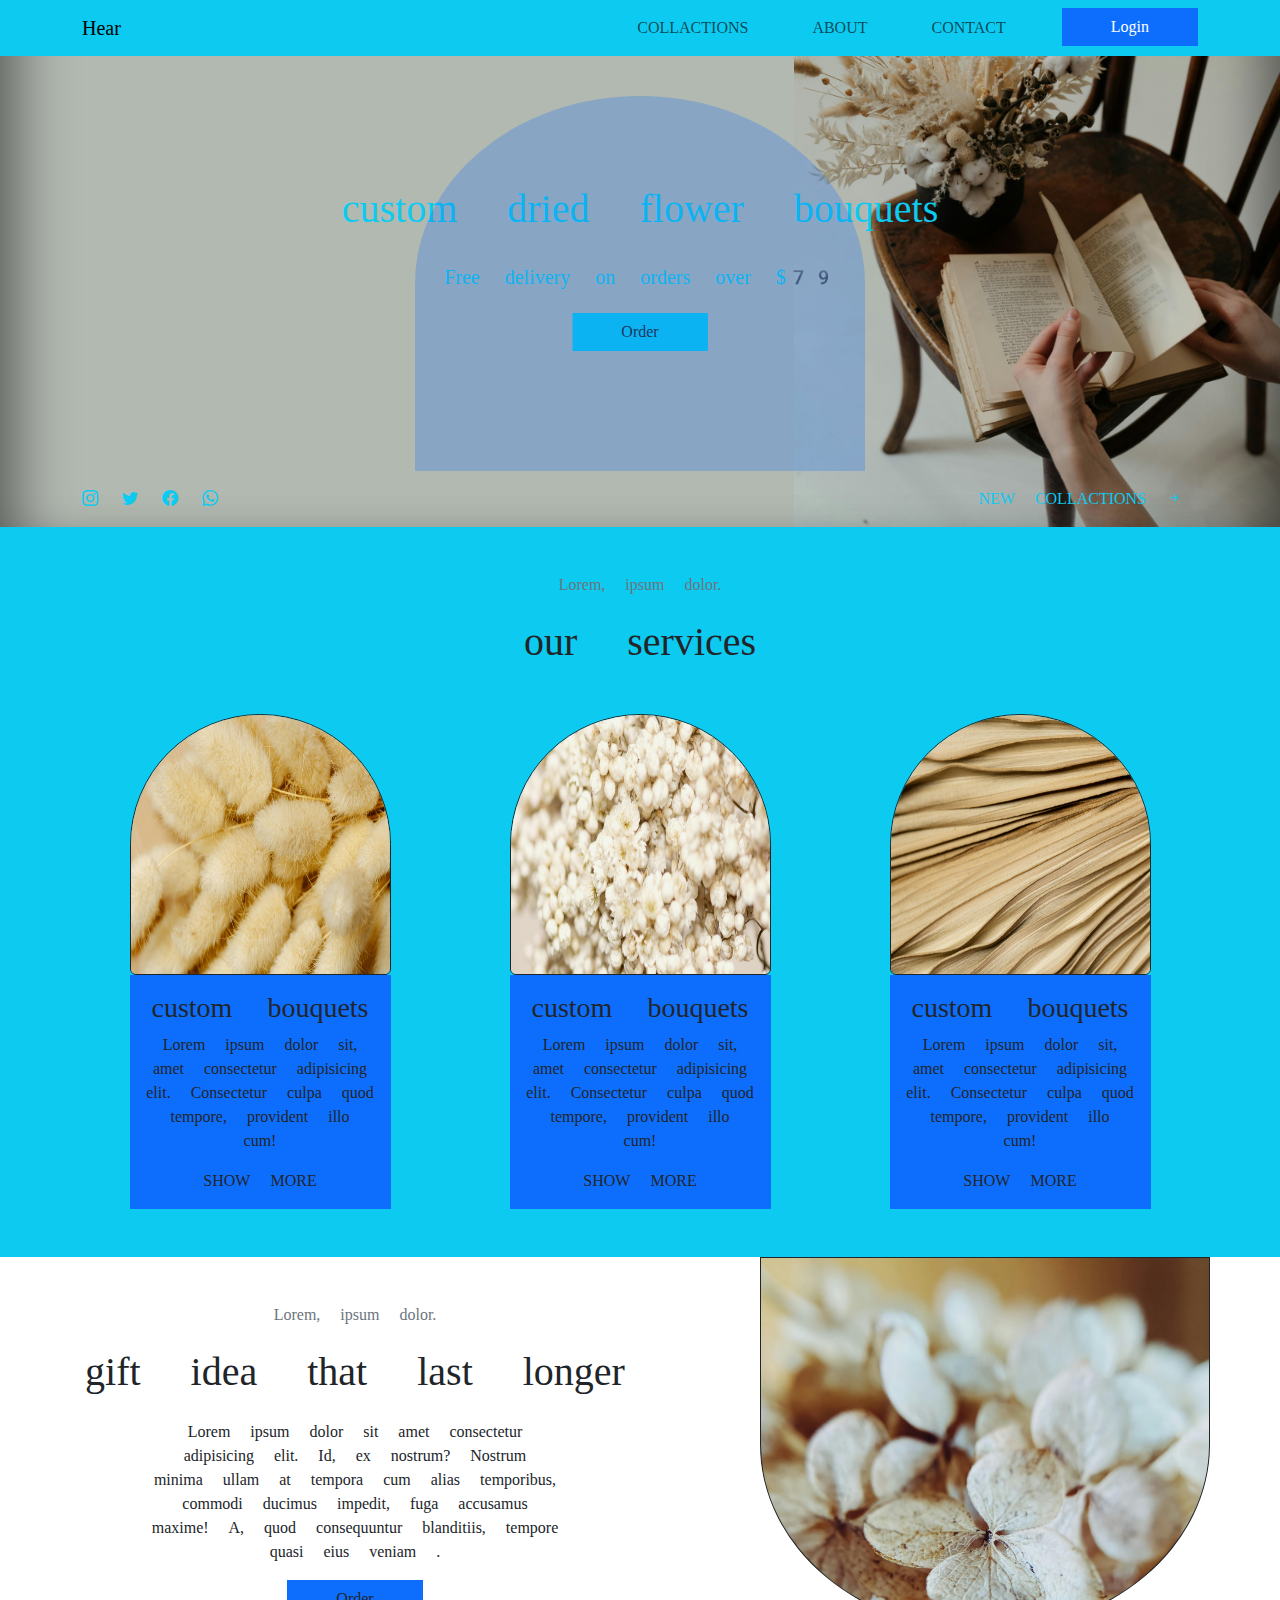
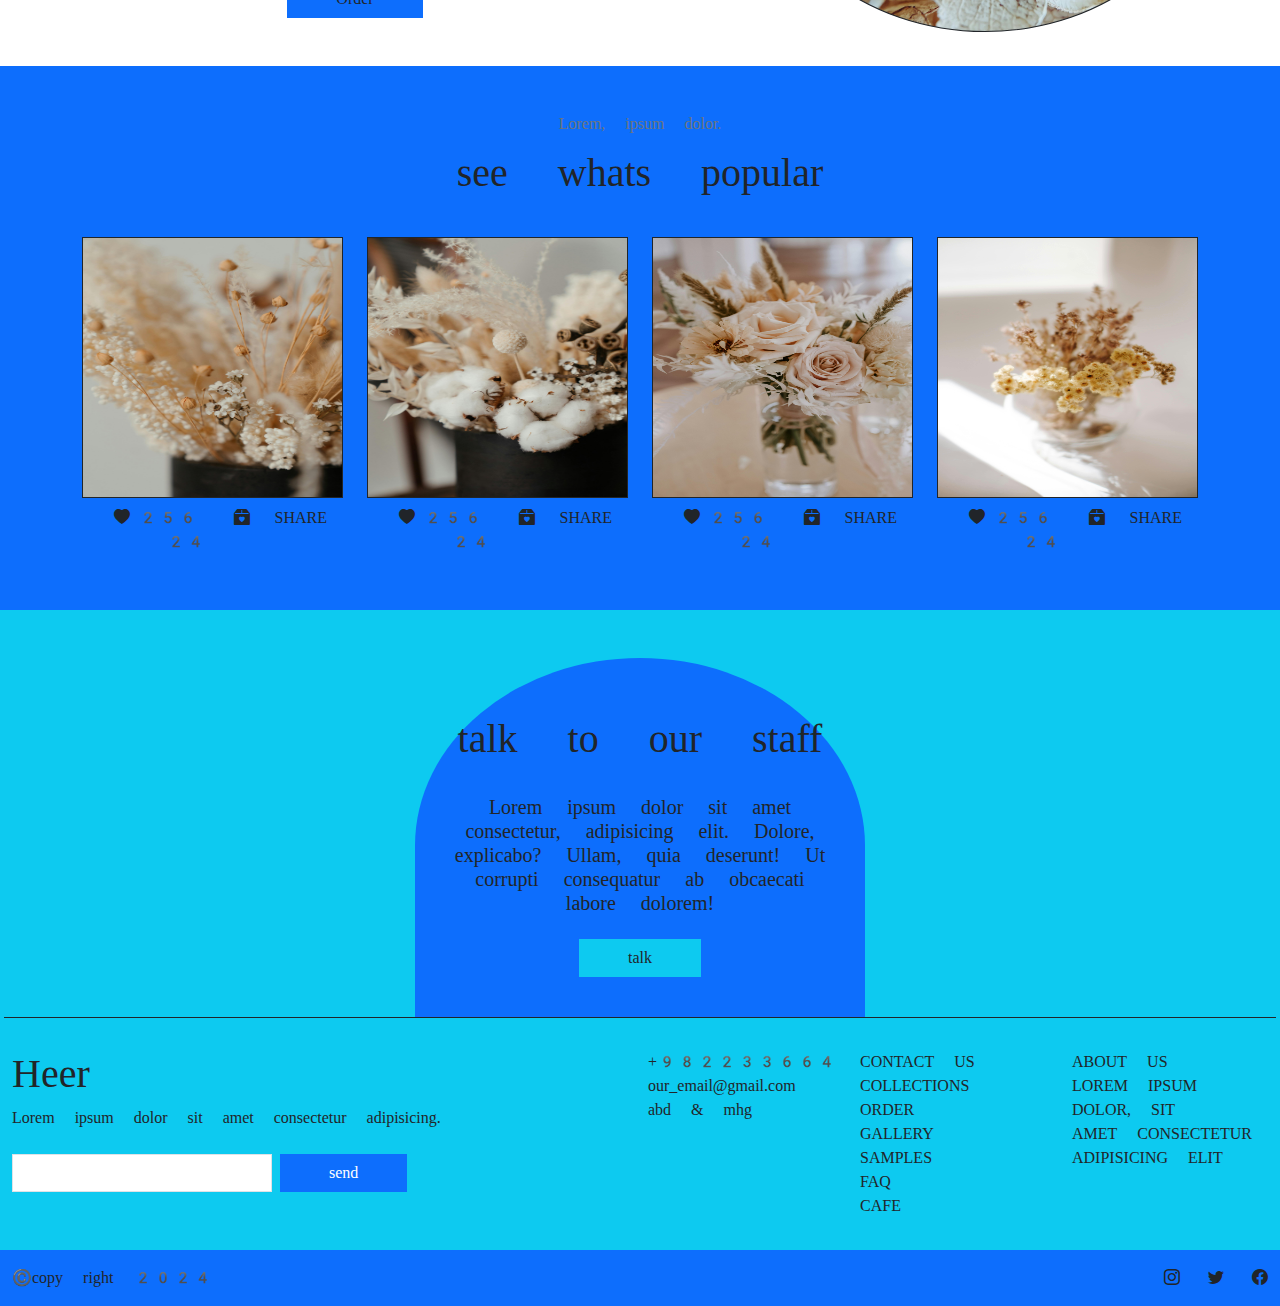
<file: index.html>
<!DOCTYPE html>
<html lang="en">

<head>
    <meta charset="UTF-8">
    <meta name="viewport" content="width=device-width, initial-scale=1.0">
    <title>Heer</title>
    <link rel="shortcut icon" href="./images/pexels-eugene-golovesov-1810803-11812317.jpg" type="image/x-icon">
    <link rel="stylesheet" href="https://cdn.jsdelivr.net/npm/bootstrap-icons@1.11.3/font/bootstrap-icons.min.css">
    <link rel="stylesheet" href="./node/bootstrap/dist/css/bootstrap.min.css">
    <style>
        body {
            font-family: emoji;
        }

        header {
            background-color: #b2b9b1 !important;
            box-shadow: -51px 0px 55px -35px rgba(0, 0, 0, 0.5) inset, 51px 0px 55px -35px rgba(0, 0, 0, 0.5) inset;
            background-image: url('./images/pexels-cottonbro-4273464.jpg');
            background-size: 38% auto;
            background-repeat: no-repeat;
            background-position: bottom right;
        }

        .circle_header {
            width: min(75%, 450px);
            aspect-ratio: 1.2/1;
        }

        .circle_gift {
            background-image: url('./images/pexels-eugene-golovesov-1810803-11812317.jpg');
            background-repeat: no-repeat;
            background-size: cover;
        }

        @media screen and (max-width:992px) {
            header {
                background-color: #b2bbb6 !important;
                background-size: auto 100%;
                background-position: bottom right;
            }

        }
    </style>
</head>

<body data-bs-spy="scroll" data-bs-target="#navbar">
    <!-- =================== navbar =================== -->
    <nav id="navbar" class="navbar navbar-expand-lg text-bg-info position-fixed fixed-item top-0 w-100 z-3">
        <div class="container">
            <a class="navbar-brand" href="#">Hear</a>
            <button class="navbar-toggler" type="button" data-bs-toggle="collapse"
                data-bs-target="#navbarSupportedContent" aria-controls="navbarSupportedContent" aria-expanded="false"
                aria-label="Toggle navigation">
                <span class="navbar-toggler-icon"></span>
            </button>
            <div class="collapse navbar-collapse" id="navbarSupportedContent">
                <ul class="navbar-nav ms-auto mb-2 mb-lg-0 text-uppercase gap-2 gap-md-5">
                    <li class="nav-item">
                        <a class="nav-link " aria-current="page" href="#collactions">collactions</a>
                    </li>
                    <li class="nav-item">
                        <a class="nav-link" href="#">about</a>
                    </li>
                    <li class="nav-item">
                        <a class="nav-link">contact</a>
                    </li>
                    <li class="nav-item">
                        <button class="btn btn-primary rounded-0 px-5" type="submit">Login</button>
                    </li>
                </ul>
            </div>
        </div>
    </nav>

    <!-- =================== Header =================== -->

    <header class=" text-info pt-5 position-relative">
        <div
            class="mt-1 d-flex flex-column justify-content-center align-items-center text-center position-absolute top-50 start-50 translate-middle ">
            <h1 class="h1 text-capitalized">
                custom dried flower bouquets
            </h1>
            <h5 class="my-4">
                Free delivery on orders over $79
            </h5>
            <a href="" class="btn btn-info rounded-0 px-5 text-dark">Order</a>
        </div>
        <div class="mt-5 circle_header bg-primary bg-opacity opacity-25 rounded rounded-0 rounded-top-circle mx-auto">
</div>
        <div
            class="container py-3 d-flex flex-column-reverse flex-md-row align-items-center  justify-content-md-between">
            <div class="text-dark d-flex gap-4">
                <a class="text-info" href="#" id=""><i class="bi bi-instagram"></i></a>
                <a class="text-info" href="#" id=""><i class="bi bi-twitter"></i></a>
                <a class="text-info" href="#" id=""><i class="bi bi-facebook"></i></a>
                <a class="text-info" href="#" id=""><i class="bi bi-whatsapp"></i></a>
            </div>
            <a href="#" class="h6 text-uppercase text-decoration-none my-3 my-md-0">
                new collactions
                <i class="bi bi-arrow-right-short me-3"></i>
            </a>
        </div>

    </header>

    <!-- =================== services =================== -->

    <section class="bg-info text-center py-5">
        <div class="container">
            <h6 class="text-secondary">Lorem, ipsum dolor.</h6>
            <h1 class="h1 text-capitalized my-4">our services</h1>
            <div class="row justify-content-around mt-1 g-4">
                <div class="col-sm-6 col-md-3 ">
                    <div class="ratio ratio-1x1 ">
                        <img class="img-fluid border border-dark rounded rounded-top-circle"
                            src="./images/pexels-artempodrez-7232681.jpg" alt="" loading="lazy">
                    </div>
                    <div class="p-3 bg-primary">
                        <h3 class="h3 text-capitalized">custom bouquets</h3>
                        <p>Lorem ipsum dolor sit, amet consectetur adipisicing elit. Consectetur culpa quod tempore,
                            provident illo cum!</p>
                        <a href="#" class="mt-2 h6 text-decoration-none text-uppercase">show more</a>
                    </div>
                </div>
                <div class="col-sm-6 col-md-3 ">
                    <div class="ratio ratio-1x1 ">
                        <img class="img-fluid border border-dark rounded rounded-top-circle"
                            src="./images/pexels-artempodrez-7232669.jpg" alt="" loading="lazy">
                    </div>
                    <div class="p-3 bg-primary">
                        <h3 class="h3 text-capitalized">custom bouquets</h3>
                        <p>Lorem ipsum dolor sit, amet consectetur adipisicing elit. Consectetur culpa quod tempore,
                            provident illo cum!</p>
                        <a href="#" class="mt-2 h6 text-decoration-none text-uppercase">show more</a>
                    </div>
                </div>
                <div class="col-sm-6 col-md-3 ">
                    <div class="ratio ratio-1x1 ">
                        <img class="img-fluid border border-dark rounded rounded-top-circle"
                            src="./images/pexels-artempodrez-7232824.jpg" alt="" loading="lazy">
                    </div>
                    <div class="p-3 bg-primary">
                        <h3 class="h3 text-capitalized">custom bouquets</h3>
                        <p>Lorem ipsum dolor sit, amet consectetur adipisicing elit. Consectetur culpa quod tempore,
                            provident illo cum!</p>
                        <a href="#" class="mt-2 h6 text-decoration-none text-uppercase">show more</a>
                    </div>
                </div>
            </div>
        </div>
    </section>

    <!-- ==================== gift ===================== -->

    <section class=" ">
        <div class="container py-5 position-relative">
            <div class="row">
                <div class="col-lg-6 text-center z-2 ">
                    <h6 class="text-secondary">Lorem, ipsum dolor.</h6>
                    <h1 class="h1 text-capitalized my-4">gift idea that last longer</h1>
                    <p class="w-75 mx-auto">
                        Lorem ipsum dolor sit amet consectetur adipisicing elit. Id, ex nostrum? Nostrum minima ullam at
                        tempora cum alias temporibus, commodi ducimus impedit, fuga accusamus maxime! A, quod
                        consequuntur blanditiis, tempore quasi eius veniam .
                    </p>
                    <a href="" class="btn btn-primary rounded-0 px-5 text-dark">Order</a>

                </div>
                <div class="col-lg-6 z-0 d-none d-lg-block">
                    <div
                        class="circle_header circle_gift border border-dark rounded rounded-0 rounded-bottom-circle position-absolute top-0 end-0 ">
                    </div>
                </div>
            </div>
        </div>
    </section>

    <!-- =================== popular =================== -->

    <section id="collactions" class="bg-primary text-center py-5 ">
        <div class="container">
            <h6 class="text-secondary">Lorem, ipsum dolor.</h6>
            <h1 class="h1 text-capitalized my-3">see whats popular</h1>
            <div class="row g-4 mt-1">
                <div class="col-sm-6 col-md-3">
                    <div class="ratio ratio-1x1">
                        <img class="img-fluid border border-dark" src="./images/pexels-cottonbro-4273432.jpg" alt=""
                            loading="lazy">
                    </div>
                    <div class="py-2 px-3 d-flex justify-content-between">
                        <div class="">
                            <span class="me-3"><i class="bi bi-heart-fill me-2"></i>256</span>
                            <span class=""><i class="bi bi-box2-heart-fill me-2"></i>24</span>
                        </div>
                        <p class="text-uppercase">share</p>
                    </div>
                </div>
                <div class="col-sm-6 col-md-3">
                    <div class="ratio ratio-1x1">
                        <img class="img-fluid border border-dark" src="./images/pexels-cottonbro-4273434.jpg" alt=""
                            loading="lazy">
                    </div>
                    <div class="py-2 px-3 d-flex justify-content-between">
                        <div class="">
                            <span class="me-3"><i class="bi bi-heart-fill me-2"></i>256</span>
                            <span class=""><i class="bi bi-box2-heart-fill me-2"></i>24</span>
                        </div>
                        <p class="text-uppercase">share</p>
                    </div>
                </div>
                <div class="col-sm-6 col-md-3">
                    <div class="ratio ratio-1x1">
                        <img class="img-fluid border border-dark" src="./images/pexels-tara-winstead-6479565.jpg" alt=""
                            loading="lazy">
                    </div>
                    <div class="py-2 px-3 d-flex justify-content-between">
                        <div class="">
                            <span class="me-3"><i class="bi bi-heart-fill me-2"></i>256</span>
                            <span class=""><i class="bi bi-box2-heart-fill me-2"></i>24</span>
                        </div>
                        <p class="text-uppercase">share</p>
                    </div>
                </div>
                <div class="col-sm-6 col-md-3">
                    <div class="ratio ratio-1x1">
                        <img class="img-fluid border border-dark" src="./images/pexels-sikunovruslan-11953262.jpg"
                            alt="" loading="lazy">
                    </div>
                    <div class="py-2 px-3 d-flex justify-content-between">
                        <div class="">
                            <span class="me-3"><i class="bi bi-heart-fill me-2"></i>256</span>
                            <span class=""><i class="bi bi-box2-heart-fill me-2"></i>24</span>
                        </div>
                        <p class="text-uppercase">share</p>
                    </div>
                </div>
            </div>
        </div>
    </section>

    <!-- ================= halfcircle ================== -->
    <section class="bg-info ">
        <div class="container pt-5  ">
            <div
                class="circle_header bg-primary  rounded rounded-0 rounded-top-circle py-5 px-4 mx-auto d-flex align-items-center justify-content-center flex-column text-center">
                <h1 class="h1 text-capitalized">
                    talk to our staff
                </h1>
                <h5 class="my-4">
                    Lorem ipsum dolor sit amet consectetur, adipisicing elit. Dolore, explicabo? Ullam, quia deserunt!
                    Ut corrupti consequatur ab obcaecati labore dolorem!
                </h5>
                <a href="" class="btn btn-info rounded-0 px-5 text-dark">talk</a>
            </div>
        </div>
    </section>

    <!-- =================== footer =================== -->
    <footer class="">
        <div class="container-fluid bg-info">
            <div class="row border-0 border-top border-dark py-3 g-3">
                <div class="col-lg-5 ">
                    <h1 class="h1">Heer</h1>
                    <p>Lorem ipsum dolor sit amet consectetur adipisicing.</p>
                    <form action="" class="d-flex flex-wrap mt-4 gap-2">
                        <input style="max-width: 260px;" type="text" class=" form-control rounded-0 ">
                        <button class=" btn btn-primary rounded-0 px-5">send</button>
                    </form>
                </div>
                <div class="col-lg-2 offset-lg-1">
                    <ul class=" ms-0 list-unstyled">
                        <li>+982233664</li>
                        <li>our_email@gmail.com</li>
                        <li>abd & mhg</li>
                    </ul>
                </div>
                <ul class="col-lg-2 list-unstyled text-uppercase">
                    <li>contact us</li>
                    <li><a class="text-decoration-none text-dark" href="#">collections</a></li>
                    <li><a class="text-decoration-none text-dark" href="#">order</a></li>
                    <li><a class="text-decoration-none text-dark" href="#">gallery</a></li>
                    <li><a class="text-decoration-none text-dark" href="#">samples</a></li>
                    <li><a class="text-decoration-none text-dark" href="#">faq</a></li>
                    <li><a class="text-decoration-none text-dark" href="#">cafe</a></li>
                </ul>
                <ul class="col-lg-2 list-unstyled text-uppercase">
                    <li>about us</li>
                    <li><a class="text-decoration-none text-dark" href="#">Lorem ipsum</a></li>
                    <li><a class="text-decoration-none text-dark" href="#">dolor, sit</a></li>
                    <li><a class="text-decoration-none text-dark" href="#">amet consectetur</a></li>
                    <li><a class="text-decoration-none text-dark" href="#">adipisicing elit</a></li>
                </ul>
            </div>
        </div>
        <div class="container-fluid bg-primary py-3 d-flex justify-content-between">
            <span>&copy;copy right 2024</span>
            <div>
                <a href="#" class="text-dark text-decoration-none"><i class="bi bi-instagram"></i></a>
                <a href="#" class="text-dark text-decoration-none"><i class="bi bi-twitter mx-2"></i></a>
                <a href="#" class="text-dark text-decoration-none"><i class="bi bi-facebook"></i></a>
            </div>
        </div>
    </footer>

    <script src="./node/bootstrap/dist/js/bootstrap.bundle.js"></script>
</body>

</html>
</file>
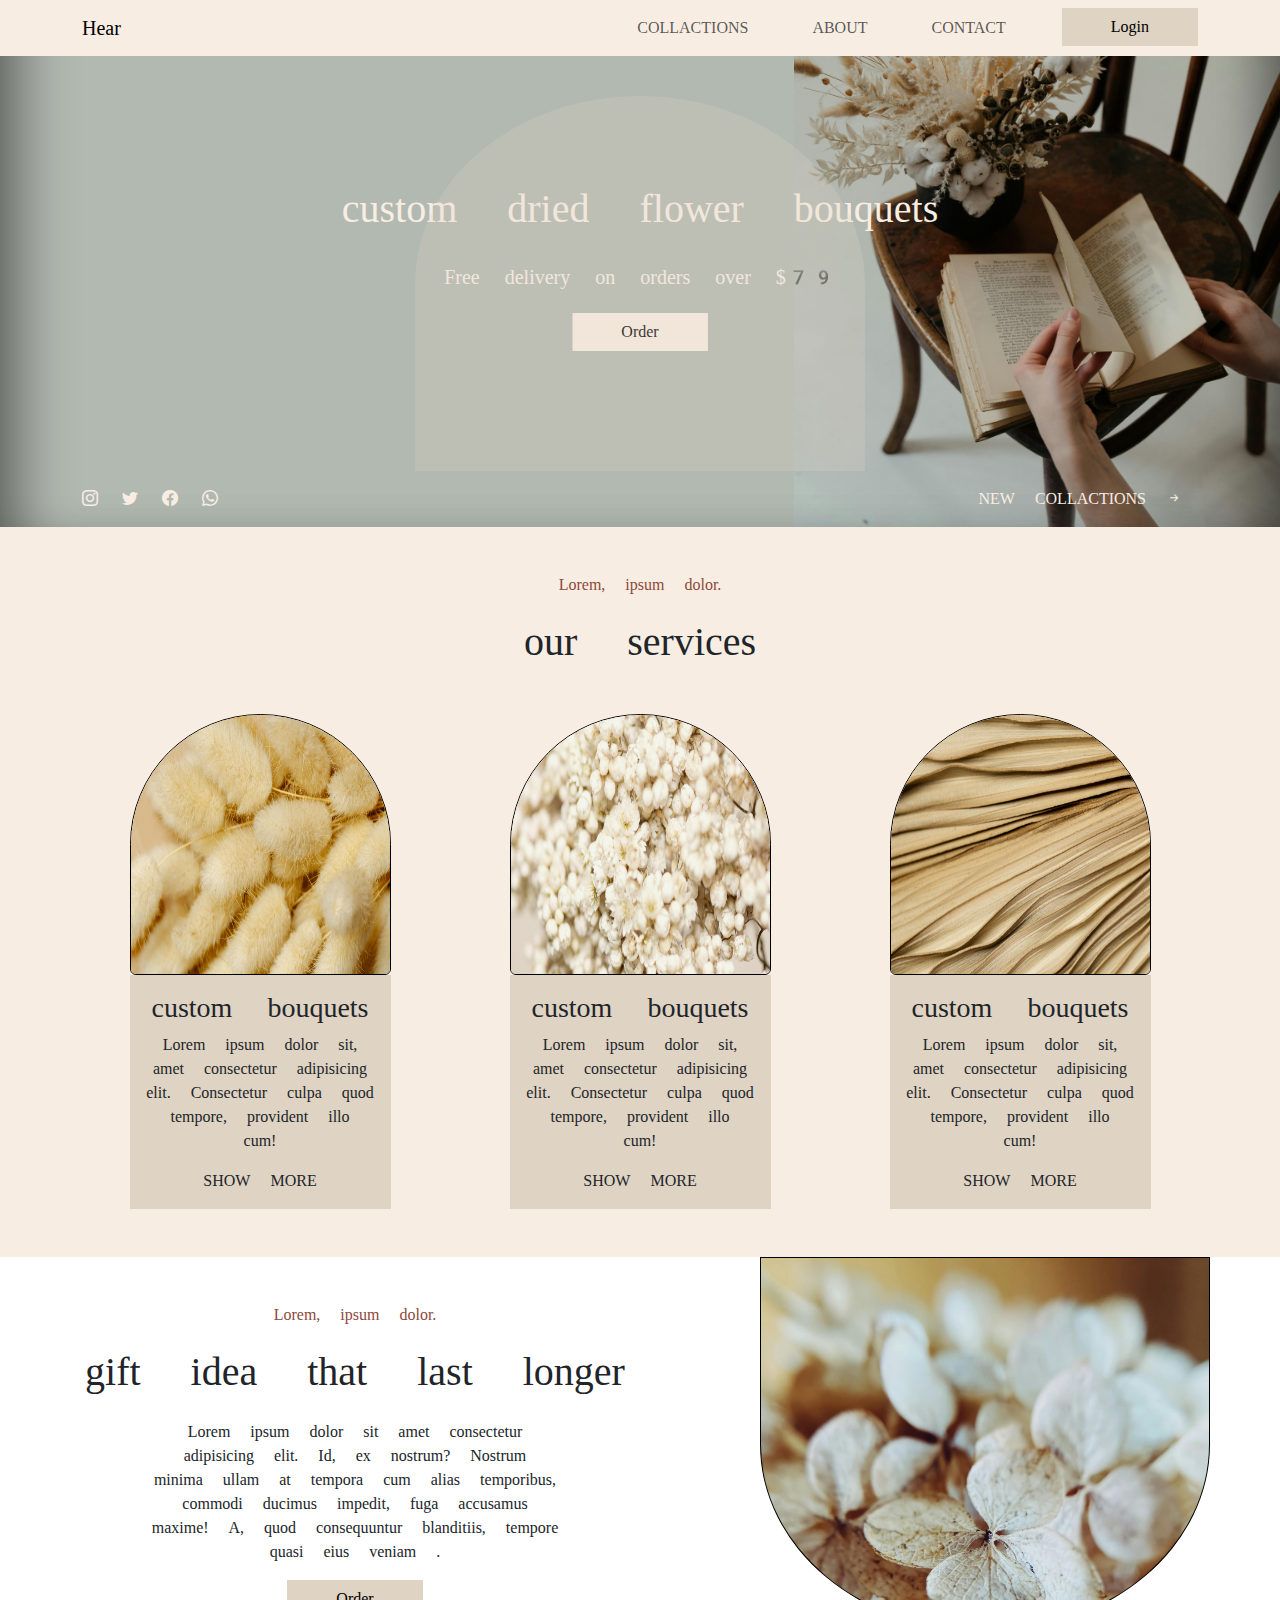
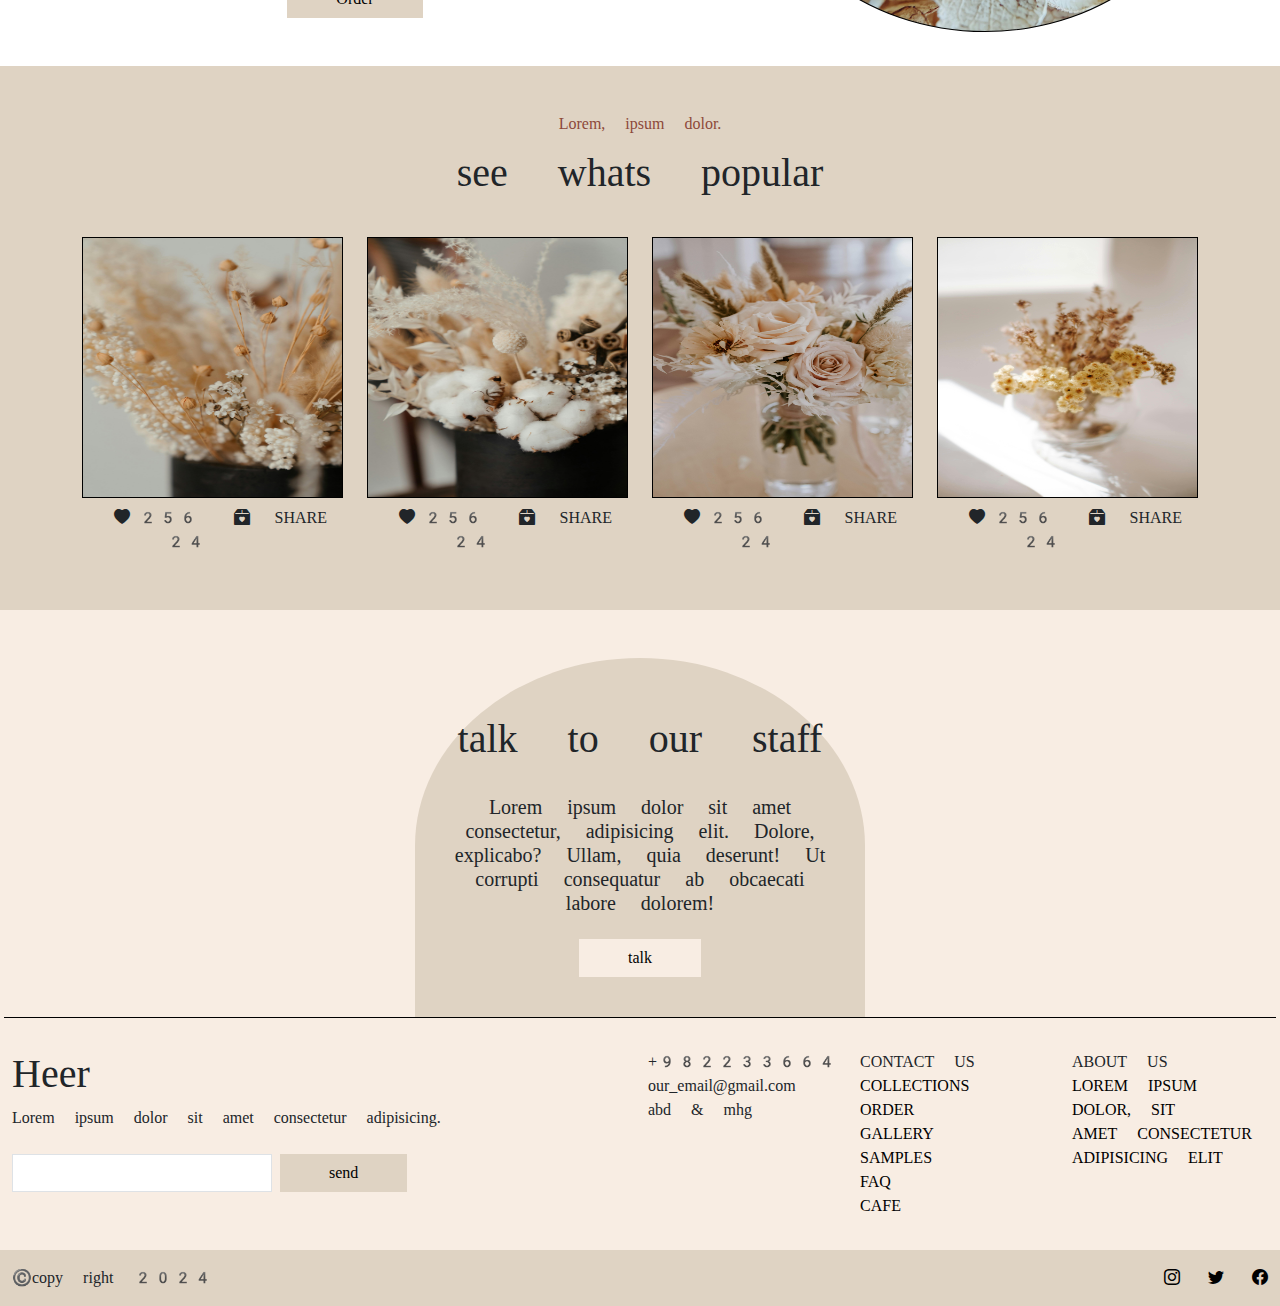
<file: self/index.html>
<!DOCTYPE html>
<html lang="en">

<head>
    <meta charset="UTF-8">
    <meta name="viewport" content="width=device-width, initial-scale=1.0">
    <title>Heer</title>
    <link rel="shortcut icon" href="../images/pexels-eugene-golovesov-1810803-11812317.jpg" type="image/x-icon">
    <link rel="stylesheet" href="https://cdn.jsdelivr.net/npm/bootstrap-icons@1.11.3/font/bootstrap-icons.min.css">
    <!-- <link rel="stylesheet" href="../../node/bootstrap/dist/css/bootstrap.min.css"> -->
    <link rel="stylesheet" href="../style/main.css">

    <style>
        body {
            font-family: emoji;
        }

        header {
            background-color: #b2b9b1 !important;
            box-shadow: -51px 0px 55px -35px rgba(0, 0, 0, 0.5) inset, 51px 0px 55px -35px rgba(0, 0, 0, 0.5) inset;
            background-image: url('../images/pexels-cottonbro-4273464.jpg');
            background-size: 38% auto;
            background-repeat: no-repeat;
            background-position: bottom right;
        }

        .circle_header {
            width: min(75%, 450px);
            aspect-ratio: 1.2/1;
        }

        .circle_gift {
            background-image: url('../images/pexels-eugene-golovesov-1810803-11812317.jpg');
            background-repeat: no-repeat;
            background-size: cover;
        }

        @media screen and (max-width:992px) {
            header {
                background-color: #b2bbb6 !important;
                background-size: auto 100%;
                background-position: bottom right;
            }

        }
    </style>
</head>

<body data-bs-spy="scroll" data-bs-target="#navbar">
 <!-- =================== navbar =================== -->
 <nav id="navbar" class="navbar navbar-expand-lg text-bg-info position-fixed fixed-item top-0 w-100 z-3">
    <div class="container">
        <a class="navbar-brand" href="#">Hear</a>
        <button class="navbar-toggler" type="button" data-bs-toggle="collapse"
            data-bs-target="#navbarSupportedContent" aria-controls="navbarSupportedContent" aria-expanded="false"
            aria-label="Toggle navigation">
            <span class="navbar-toggler-icon"></span>
        </button>
        <div class="collapse navbar-collapse" id="navbarSupportedContent">
            <ul class="navbar-nav ms-auto mb-2 mb-lg-0 text-uppercase gap-2 gap-md-5">
                <li class="nav-item">
                    <a class="nav-link " aria-current="page" href="#collactions">collactions</a>
                </li>
                <li class="nav-item">
                    <a class="nav-link" href="#">about</a>
                </li>
                <li class="nav-item">
                    <a class="nav-link">contact</a>
                </li>
                <li class="nav-item">
                    <button class="btn btn-primary rounded-0 px-5" type="submit">Login</button>
                </li>
            </ul>
        </div>
    </div>
</nav>

<!-- =================== Header =================== -->

<header class=" text-info pt-5 position-relative">
    <div
        class="mt-1 d-flex flex-column justify-content-center align-items-center text-center position-absolute top-50 start-50 translate-middle ">
        <h1 class="h1 text-capitalized">
            custom dried flower bouquets
        </h1>
        <h5 class="my-4">
            Free delivery on orders over $79
        </h5>
        <a href="" class="btn btn-info rounded-0 px-5 text-dark">Order</a>
    </div>
    <div class="mt-5 circle_header bg-primary bg-opacity opacity-25 rounded rounded-0 rounded-top-circle mx-auto">
    </div>
    <div
        class="container py-3 d-flex flex-column-reverse flex-md-row align-items-center  justify-content-md-between">
        <div class="text-dark d-flex gap-4">
            <a class="text-info" href="#" id=""><i class="bi bi-instagram"></i></a>
            <a class="text-info" href="#" id=""><i class="bi bi-twitter"></i></a>
            <a class="text-info" href="#" id=""><i class="bi bi-facebook"></i></a>
            <a class="text-info" href="#" id=""><i class="bi bi-whatsapp"></i></a>
        </div>
        <a href="#" class="h6 text-uppercase text-decoration-none my-3 my-md-0">
            new collactions
            <i class="bi bi-arrow-right-short me-3"></i>
        </a>
    </div>

</header>

<!-- =================== services =================== -->

<section class="bg-info text-center py-5">
    <div class="container">
        <h6 class="text-secondary">Lorem, ipsum dolor.</h6>
        <h1 class="h1 text-capitalized my-4">our services</h1>
        <div class="row justify-content-around mt-1 g-4">
            <div class="col-sm-6 col-md-3 ">
                <div class="ratio ratio-1x1 ">
                    <img class="img-fluid border border-dark rounded rounded-top-circle"
                        src="../images/pexels-artempodrez-7232681.jpg" alt="" loading="lazy">
                </div>
                <div class="p-3 bg-primary">
                    <h3 class="h3 text-capitalized">custom bouquets</h3>
                    <p>Lorem ipsum dolor sit, amet consectetur adipisicing elit. Consectetur culpa quod tempore,
                        provident illo cum!</p>
                    <a href="#" class="mt-2 h6 text-decoration-none text-uppercase">show more</a>
                </div>
            </div>
            <div class="col-sm-6 col-md-3 ">
                <div class="ratio ratio-1x1 ">
                    <img class="img-fluid border border-dark rounded rounded-top-circle"
                        src="../images/pexels-artempodrez-7232669.jpg" alt="" loading="lazy">
                </div>
                <div class="p-3 bg-primary">
                    <h3 class="h3 text-capitalized">custom bouquets</h3>
                    <p>Lorem ipsum dolor sit, amet consectetur adipisicing elit. Consectetur culpa quod tempore,
                        provident illo cum!</p>
                    <a href="#" class="mt-2 h6 text-decoration-none text-uppercase">show more</a>
                </div>
            </div>
            <div class="col-sm-6 col-md-3 ">
                <div class="ratio ratio-1x1 ">
                    <img class="img-fluid border border-dark rounded rounded-top-circle"
                        src="../images/pexels-artempodrez-7232824.jpg" alt="" loading="lazy">
                </div>
                <div class="p-3 bg-primary">
                    <h3 class="h3 text-capitalized">custom bouquets</h3>
                    <p>Lorem ipsum dolor sit, amet consectetur adipisicing elit. Consectetur culpa quod tempore,
                        provident illo cum!</p>
                    <a href="#" class="mt-2 h6 text-decoration-none text-uppercase">show more</a>
                </div>
            </div>
        </div>
    </div>
</section>

<!-- ==================== gift ===================== -->

<section class=" ">
    <div class="container py-5 position-relative">
        <div class="row">
            <div class="col-lg-6 text-center z-2 ">
                <h6 class="text-secondary">Lorem, ipsum dolor.</h6>
                <h1 class="h1 text-capitalized my-4">gift idea that last longer</h1>
                <p class="w-75 mx-auto">
                    Lorem ipsum dolor sit amet consectetur adipisicing elit. Id, ex nostrum? Nostrum minima ullam at
                    tempora cum alias temporibus, commodi ducimus impedit, fuga accusamus maxime! A, quod
                    consequuntur blanditiis, tempore quasi eius veniam .
                </p>
                <a href="" class="btn btn-primary rounded-0 px-5 text-dark">Order</a>

            </div>
            <div class="col-lg-6 z-0 d-none d-lg-block">
                <div
                    class="circle_header circle_gift border border-dark rounded rounded-0 rounded-bottom-circle position-absolute top-0 end-0 ">
                </div>
            </div>
        </div>
    </div>
</section>

<!-- =================== popular =================== -->

<section id="collactions" class="bg-primary text-center py-5 ">
    <div class="container">
        <h6 class="text-secondary">Lorem, ipsum dolor.</h6>
        <h1 class="h1 text-capitalized my-3">see whats popular</h1>
        <div class="row g-4 mt-1">
            <div class="col-sm-6 col-md-3">
                <div class="ratio ratio-1x1">
                    <img class="img-fluid border border-dark" src="../images/pexels-cottonbro-4273432.jpg" alt=""
                        loading="lazy">
                </div>
                <div class="py-2 px-3 d-flex justify-content-between">
                    <div class="">
                        <span class="me-3"><i class="bi bi-heart-fill me-2"></i>256</span>
                        <span class=""><i class="bi bi-box2-heart-fill me-2"></i>24</span>
                    </div>
                    <p class="text-uppercase">share</p>
                </div>
            </div>
            <div class="col-sm-6 col-md-3">
                <div class="ratio ratio-1x1">
                    <img class="img-fluid border border-dark" src="../images/pexels-cottonbro-4273434.jpg" alt=""
                        loading="lazy">
                </div>
                <div class="py-2 px-3 d-flex justify-content-between">
                    <div class="">
                        <span class="me-3"><i class="bi bi-heart-fill me-2"></i>256</span>
                        <span class=""><i class="bi bi-box2-heart-fill me-2"></i>24</span>
                    </div>
                    <p class="text-uppercase">share</p>
                </div>
            </div>
            <div class="col-sm-6 col-md-3">
                <div class="ratio ratio-1x1">
                    <img class="img-fluid border border-dark" src="../images/pexels-tara-winstead-6479565.jpg" alt=""
                        loading="lazy">
                </div>
                <div class="py-2 px-3 d-flex justify-content-between">
                    <div class="">
                        <span class="me-3"><i class="bi bi-heart-fill me-2"></i>256</span>
                        <span class=""><i class="bi bi-box2-heart-fill me-2"></i>24</span>
                    </div>
                    <p class="text-uppercase">share</p>
                </div>
            </div>
            <div class="col-sm-6 col-md-3">
                <div class="ratio ratio-1x1">
                    <img class="img-fluid border border-dark" src="../images/pexels-sikunovruslan-11953262.jpg"
                        alt="" loading="lazy">
                </div>
                <div class="py-2 px-3 d-flex justify-content-between">
                    <div class="">
                        <span class="me-3"><i class="bi bi-heart-fill me-2"></i>256</span>
                        <span class=""><i class="bi bi-box2-heart-fill me-2"></i>24</span>
                    </div>
                    <p class="text-uppercase">share</p>
                </div>
            </div>
        </div>
    </div>
</section>

<!-- ================= halfcircle ================== -->
<section class="bg-info ">
    <div class="container pt-5  ">
        <div
            class="circle_header bg-primary  rounded rounded-0 rounded-top-circle py-5 px-4 mx-auto d-flex align-items-center justify-content-center flex-column text-center">
            <h1 class="h1 text-capitalized">
                talk to our staff
            </h1>
            <h5 class="my-4">
                Lorem ipsum dolor sit amet consectetur, adipisicing elit. Dolore, explicabo? Ullam, quia deserunt!
                Ut corrupti consequatur ab obcaecati labore dolorem!
            </h5>
            <a href="" class="btn btn-info rounded-0 px-5 text-dark">talk</a>
        </div>
    </div>
</section>

<!-- =================== footer =================== -->
<footer class="">
    <div class="container-fluid bg-info">
        <div class="row border-0 border-top border-dark py-3 g-3">
            <div class="col-lg-5 ">
                <h1 class="h1">Heer</h1>
                <p>Lorem ipsum dolor sit amet consectetur adipisicing.</p>
                <form action="" class="d-flex flex-wrap mt-4 gap-2">
                    <input style="max-width: 260px;" type="text" class=" form-control rounded-0 ">
                    <button class=" btn btn-primary rounded-0 px-5">send</button>
                </form>
            </div>
            <div class="col-lg-2 offset-lg-1">
                <ul class=" ms-0 list-unstyled">
                    <li>+982233664</li>
                    <li>our_email@gmail.com</li>
                    <li>abd & mhg</li>
                </ul>
            </div>
            <ul class="col-lg-2 list-unstyled text-uppercase">
                <li>contact us</li>
                <li><a class="text-decoration-none text-dark" href="#">collections</a></li>
                <li><a class="text-decoration-none text-dark" href="#">order</a></li>
                <li><a class="text-decoration-none text-dark" href="#">gallery</a></li>
                <li><a class="text-decoration-none text-dark" href="#">samples</a></li>
                <li><a class="text-decoration-none text-dark" href="#">faq</a></li>
                <li><a class="text-decoration-none text-dark" href="#">cafe</a></li>
            </ul>
            <ul class="col-lg-2 list-unstyled text-uppercase">
                <li>about us</li>
                <li><a class="text-decoration-none text-dark" href="#">Lorem ipsum</a></li>
                <li><a class="text-decoration-none text-dark" href="#">dolor, sit</a></li>
                <li><a class="text-decoration-none text-dark" href="#">amet consectetur</a></li>
                <li><a class="text-decoration-none text-dark" href="#">adipisicing elit</a></li>
            </ul>
        </div>
    </div>
    <div class="container-fluid bg-primary py-3 d-flex justify-content-between">
        <span>&copy;copy right 2024</span>
        <div>
            <a href="#" class="text-dark text-decoration-none"><i class="bi bi-instagram"></i></a>
            <a href="#" class="text-dark text-decoration-none"><i class="bi bi-twitter mx-2"></i></a>
            <a href="#" class="text-dark text-decoration-none"><i class="bi bi-facebook"></i></a>
        </div>
    </div>
</footer>

    <script src="../node/bootstrap/dist/js/bootstrap.bundle.js"></script>

</body>

</html>
</file>
